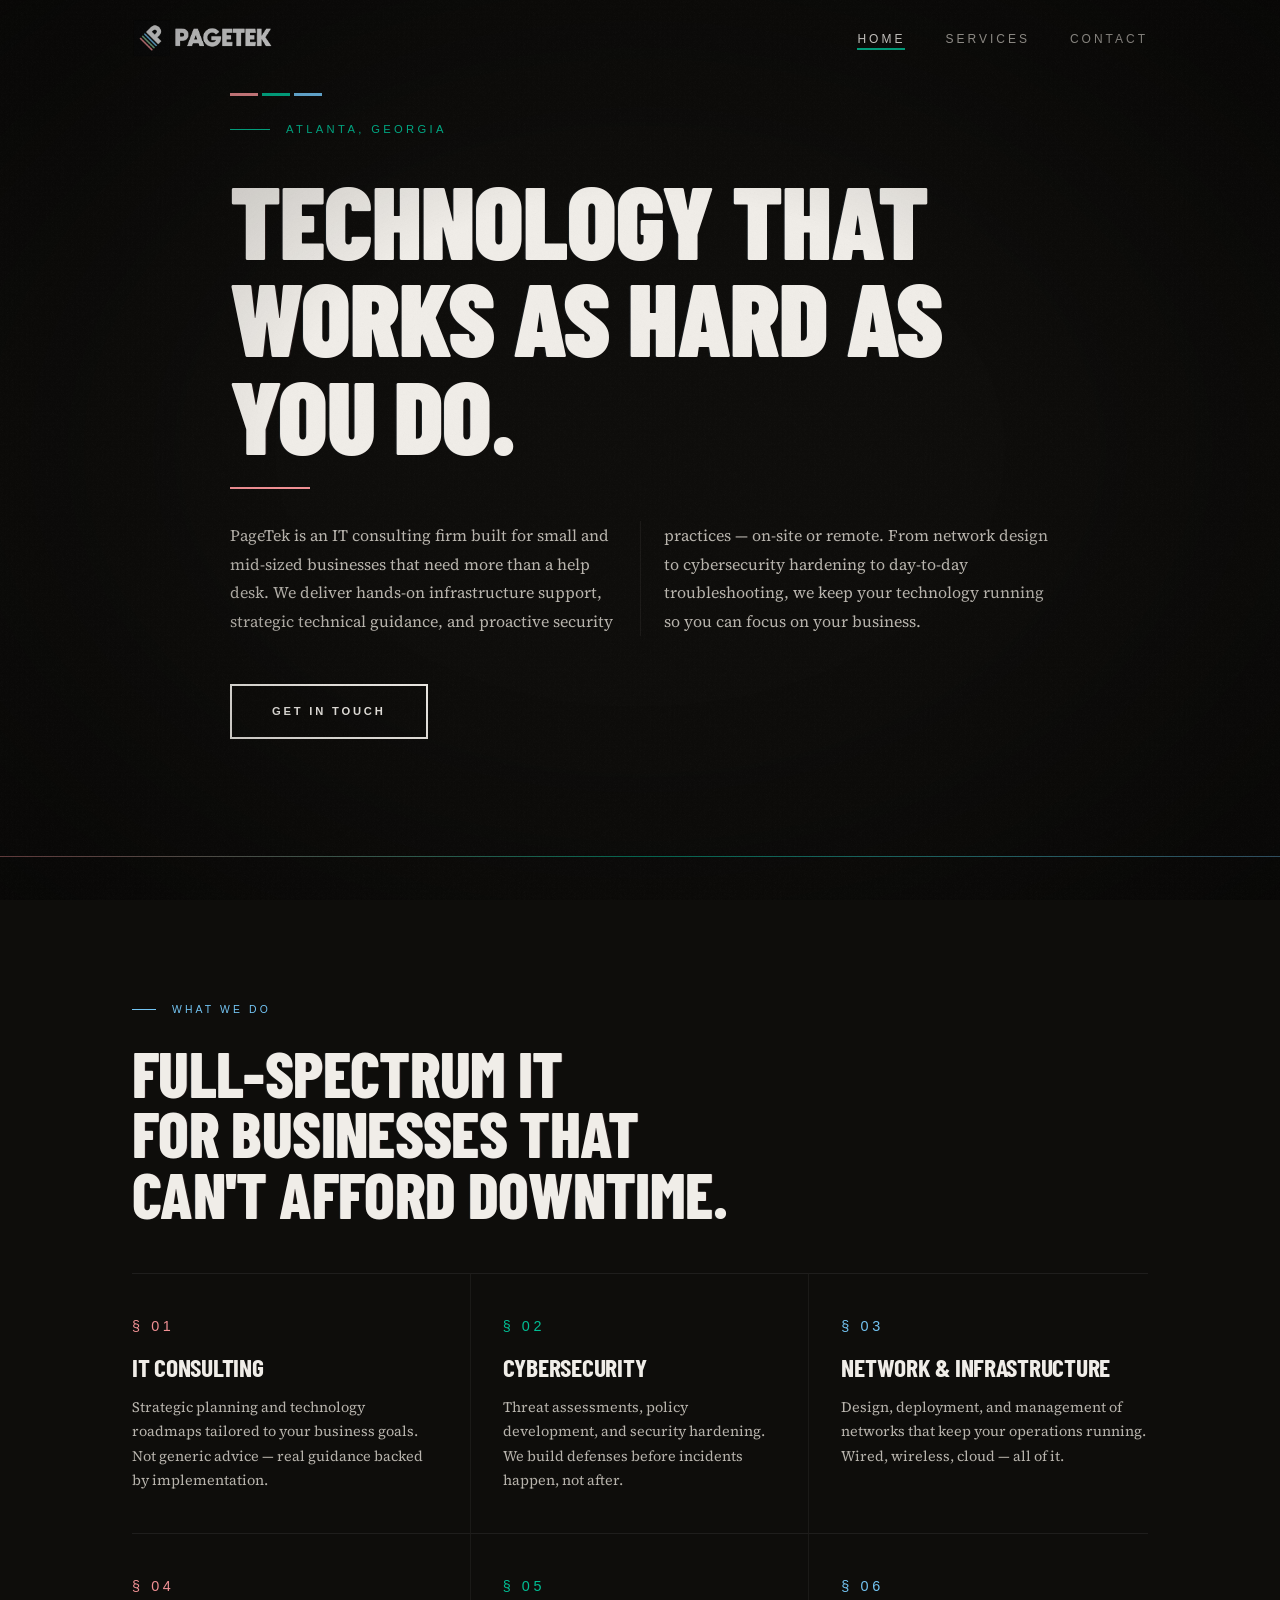
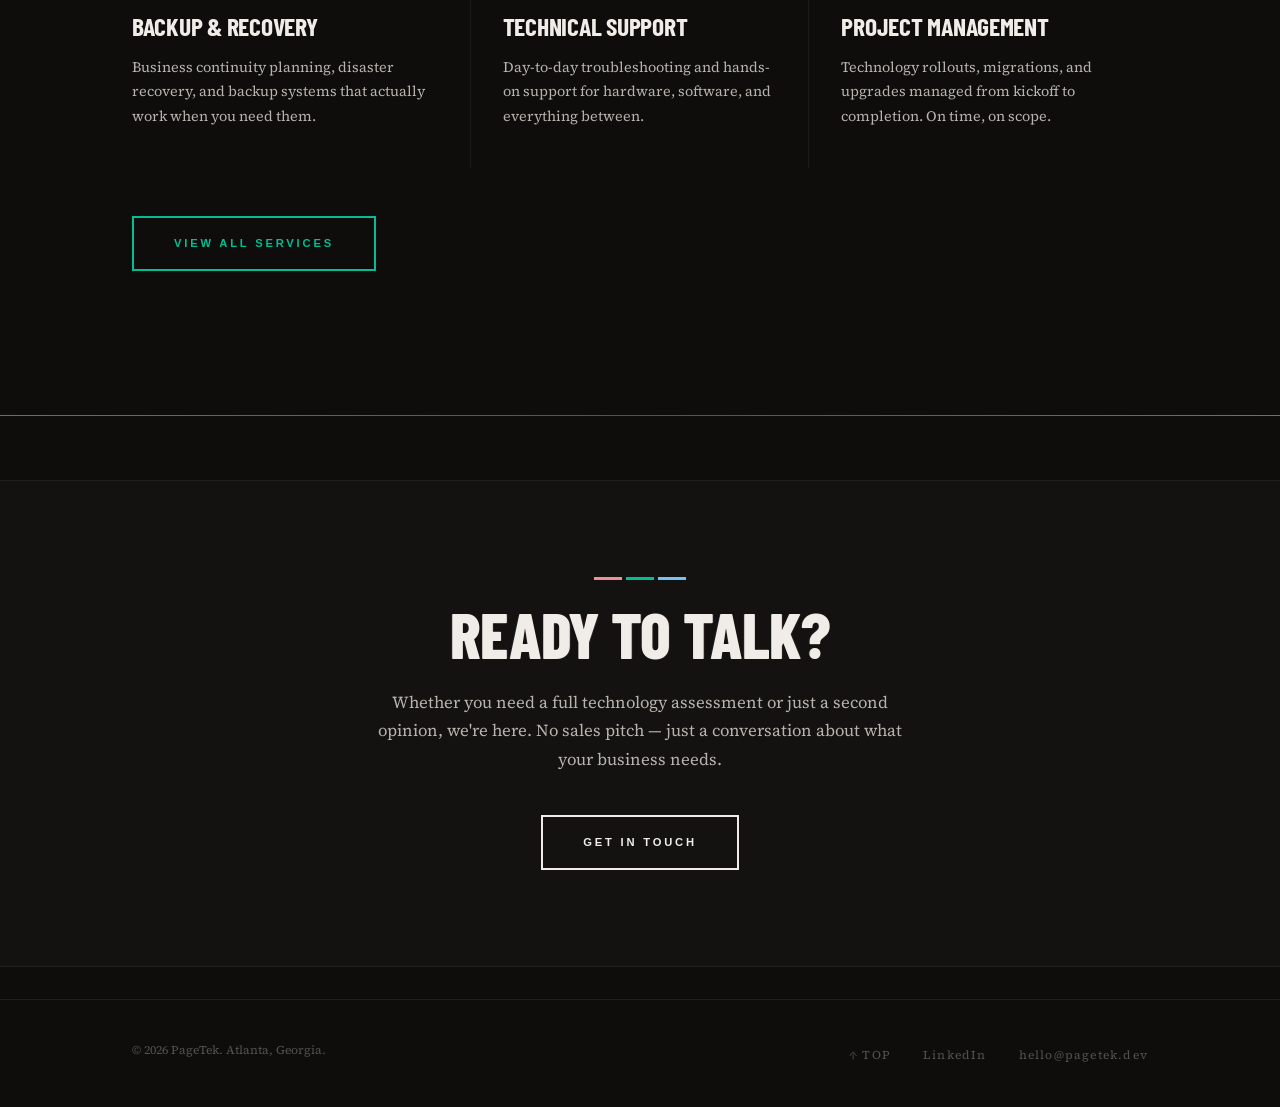
<file: index.html>
<!DOCTYPE html>
<html lang="en">
<head>
  <meta charset="UTF-8">
  <meta name="viewport" content="width=device-width, initial-scale=1.0, viewport-fit=cover">
  <meta name="theme-color" content="#0E0D0B">
  <meta name="apple-mobile-web-app-status-bar-style" content="black-translucent">
  <title>PageTek — IT Consulting, Atlanta</title>
  <meta name="description" content="Atlanta-based IT consulting firm delivering hands-on support, strategic technical guidance, and proactive security for small and mid-sized businesses.">
  <meta property="og:title" content="PageTek — IT Consulting, Atlanta">
  <meta property="og:description" content="Hands-on IT support, strategic technical guidance, and proactive security for small and mid-sized businesses.">
  <meta property="og:image" content="https://pagetek.dev/og-image.png">
  <meta property="og:url" content="https://pagetek.dev">
  <meta property="og:type" content="website">
  <link rel="icon" type="image/png" href="logo-mark.png">
  <link rel="stylesheet" href="styles.css">
</head>
<body>

  <!-- Navigation -->
  <nav class="nav" id="nav">
    <div class="container">
      <a href="index.html" class="nav-logo">
        <img src="PageTekLogo_blacksq_whitetext.png" alt="PageTek">
      </a>
      <button class="nav-toggle" id="navToggle" aria-label="Toggle navigation">
        <span></span>
        <span></span>
        <span></span>
      </button>
      <ul class="nav-links" id="navLinks">
        <li><a href="index.html" class="active">Home</a></li>
        <li><a href="services.html">Services</a></li>
        <li><a href="contact.html">Contact</a></li>
      </ul>
    </div>
  </nav>

  <!-- Hero -->
  <section class="hero">
    <div class="container">
      <div class="hero-content">
        <div class="stripe-motif" aria-hidden="true">
          <span></span><span></span><span></span>
        </div>
        <p class="hero-tagline reveal">Atlanta, Georgia</p>
        <h1 class="ink-stamp">Technology that works as hard as you&nbsp;do.</h1>
        <div class="hero-body reveal">
          <p>PageTek is an IT consulting firm built for small and mid-sized businesses that need more than a help desk. We deliver hands-on infrastructure support, strategic technical guidance, and proactive security practices — on-site or remote. From network design to cybersecurity hardening to day-to-day troubleshooting, we keep your technology running so you can focus on your business.</p>
        </div>
        <a href="contact.html" class="btn btn-reveal">Get in touch</a>
      </div>
    </div>
  </section>

  <hr class="rule">

  <!-- Services Preview -->
  <section>
    <div class="container">
      <p class="section-label reveal">What we do</p>
      <h2 class="ink-stamp">Full-spectrum IT<br>for businesses that<br>can't afford downtime.</h2>

      <div class="services-grid reveal-stagger">
        <div class="service-card">
          <p class="service-card-number">§ 01</p>
          <h3>IT Consulting</h3>
          <p>Strategic planning and technology roadmaps tailored to your business goals. Not generic advice — real guidance backed by implementation.</p>
        </div>
        <div class="service-card">
          <p class="service-card-number">§ 02</p>
          <h3>Cybersecurity</h3>
          <p>Threat assessments, policy development, and security hardening. We build defenses before incidents happen, not after.</p>
        </div>
        <div class="service-card">
          <p class="service-card-number">§ 03</p>
          <h3>Network &amp; Infrastructure</h3>
          <p>Design, deployment, and management of networks that keep your operations running. Wired, wireless, cloud — all of it.</p>
        </div>
        <div class="service-card">
          <p class="service-card-number">§ 04</p>
          <h3>Backup &amp; Recovery</h3>
          <p>Business continuity planning, disaster recovery, and backup systems that actually work when you need them.</p>
        </div>
        <div class="service-card">
          <p class="service-card-number">§ 05</p>
          <h3>Technical Support</h3>
          <p>Day-to-day troubleshooting and hands-on support for hardware, software, and everything between.</p>
        </div>
        <div class="service-card">
          <p class="service-card-number">§ 06</p>
          <h3>Project Management</h3>
          <p>Technology rollouts, migrations, and upgrades managed from kickoff to completion. On time, on scope.</p>
        </div>
      </div>

      <div style="margin-top: 3rem;">
        <a href="services.html" class="btn btn-accent btn-reveal">View all services</a>
      </div>
    </div>
  </section>

  <hr class="rule">

  <!-- CTA -->
  <section class="cta-banner">
    <div class="container">
      <div class="stripe-motif" aria-hidden="true">
        <span></span><span></span><span></span>
      </div>
      <h2 class="ink-stamp">Ready to talk?</h2>
      <p class="reveal">Whether you need a full technology assessment or just a second opinion, we're here. No sales pitch — just a conversation about what your business needs.</p>
      <a href="contact.html" class="btn btn-reveal">Get in touch</a>
    </div>
  </section>

  <!-- Footer -->
  <footer class="footer">
    <div class="container">
      <p>&copy; 2026 PageTek. Atlanta, Georgia.</p>
      <ul class="footer-links">
        <li><a href="#" class="back-to-top" aria-label="Back to top">&uarr; Top</a></li>
        <li><a href="https://www.linkedin.com/company/pagetek-llc" target="_blank" rel="noopener">LinkedIn</a></li>
        <li><a href="mailto:hello@pagetek.dev">hello@pagetek.dev</a></li>
      </ul>
    </div>
  </footer>

  <script src="animations.js"></script>

</body>
</html>
</file>
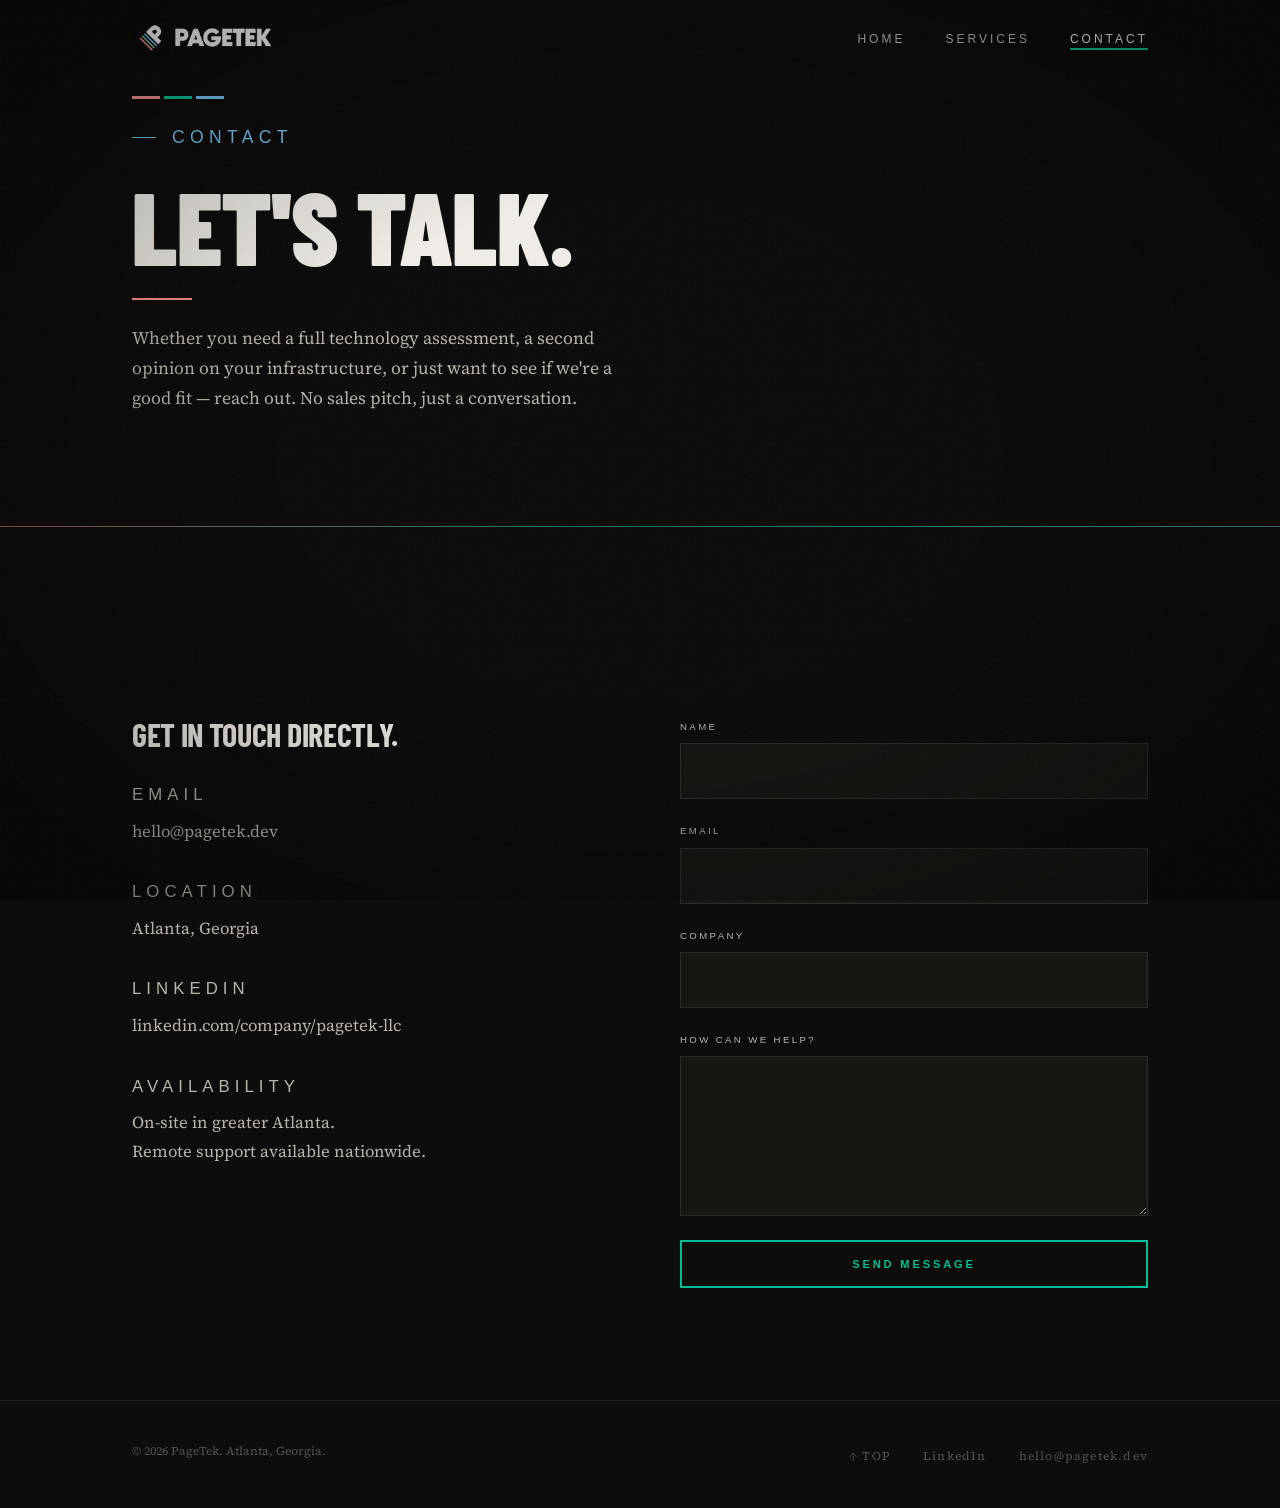
<file: contact.html>
<!DOCTYPE html>
<html lang="en">
<head>
  <meta charset="UTF-8">
  <meta name="viewport" content="width=device-width, initial-scale=1.0, viewport-fit=cover">
  <meta name="theme-color" content="#0E0D0B">
  <meta name="apple-mobile-web-app-status-bar-style" content="black-translucent">
  <title>Contact — PageTek</title>
  <meta name="description" content="Get in touch with PageTek for IT consulting, cybersecurity, and technical support in the Atlanta area.">
  <meta property="og:title" content="Contact — PageTek">
  <meta property="og:description" content="Get in touch with PageTek for IT consulting, cybersecurity, and technical support in Atlanta.">
  <meta property="og:image" content="https://pagetek.dev/og-image.png">
  <meta property="og:url" content="https://pagetek.dev/contact.html">
  <meta property="og:type" content="website">
  <link rel="icon" type="image/png" href="logo-mark.png">
  <link rel="stylesheet" href="styles.css">
</head>
<body>

  <!-- Navigation -->
  <nav class="nav" id="nav">
    <div class="container">
      <a href="index.html" class="nav-logo">
        <img src="PageTekLogo_blacksq_whitetext.png" alt="PageTek">
      </a>
      <button class="nav-toggle" id="navToggle" aria-label="Toggle navigation">
        <span></span>
        <span></span>
        <span></span>
      </button>
      <ul class="nav-links" id="navLinks">
        <li><a href="index.html">Home</a></li>
        <li><a href="services.html">Services</a></li>
        <li><a href="contact.html" class="active">Contact</a></li>
      </ul>
    </div>
  </nav>

  <!-- Page Header -->
  <header class="page-header">
    <div class="container">
      <div class="stripe-motif" aria-hidden="true">
        <span></span><span></span><span></span>
      </div>
      <p class="section-label reveal">Contact</p>
      <h1 class="ink-stamp">Let's talk.</h1>
      <p class="reveal">Whether you need a full technology assessment, a second opinion on your infrastructure, or just want to see if we're a good fit — reach out. No sales pitch, just a conversation.</p>
    </div>
  </header>

  <hr class="rule">

  <!-- Contact Content -->
  <section>
    <div class="container">
      <div class="contact-grid">

        <div class="contact-info reveal">
          <h3>Get in touch directly.</h3>

          <div class="contact-detail">
            <p class="contact-detail-label">Email</p>
            <a href="mailto:hello@pagetek.dev">hello@pagetek.dev</a>
          </div>

          <div class="contact-detail">
            <p class="contact-detail-label">Location</p>
            <p>Atlanta, Georgia</p>
          </div>

          <div class="contact-detail">
            <p class="contact-detail-label">LinkedIn</p>
            <a href="https://www.linkedin.com/company/pagetek-llc" target="_blank" rel="noopener">linkedin.com/company/pagetek-llc</a>
          </div>

          <div class="contact-detail">
            <p class="contact-detail-label">Availability</p>
            <p>On-site in greater Atlanta.<br>Remote support available nationwide.</p>
          </div>
        </div>

        <div class="reveal">
          <form class="contact-form" action="https://formspree.io/f/meervwow" method="POST">
            <div class="form-group">
              <label for="name">Name</label>
              <input type="text" id="name" name="name" required>
            </div>
            <div class="form-group">
              <label for="email">Email</label>
              <input type="email" id="email" name="email" required>
            </div>
            <div class="form-group">
              <label for="company">Company</label>
              <input type="text" id="company" name="company">
            </div>
            <div class="form-group">
              <label for="message">How can we help?</label>
              <textarea id="message" name="message" required></textarea>
            </div>
            <button type="submit" class="btn btn-accent">Send message</button>
          </form>
        </div>

      </div>
    </div>
  </section>

  <!-- Footer -->
  <footer class="footer">
    <div class="container">
      <p>&copy; 2026 PageTek. Atlanta, Georgia.</p>
      <ul class="footer-links">
        <li><a href="#" class="back-to-top" aria-label="Back to top">&uarr; Top</a></li>
        <li><a href="https://www.linkedin.com/company/pagetek-llc" target="_blank" rel="noopener">LinkedIn</a></li>
        <li><a href="mailto:hello@pagetek.dev">hello@pagetek.dev</a></li>
      </ul>
    </div>
  </footer>

  <script src="animations.js"></script>

</body>
</html>
</file>
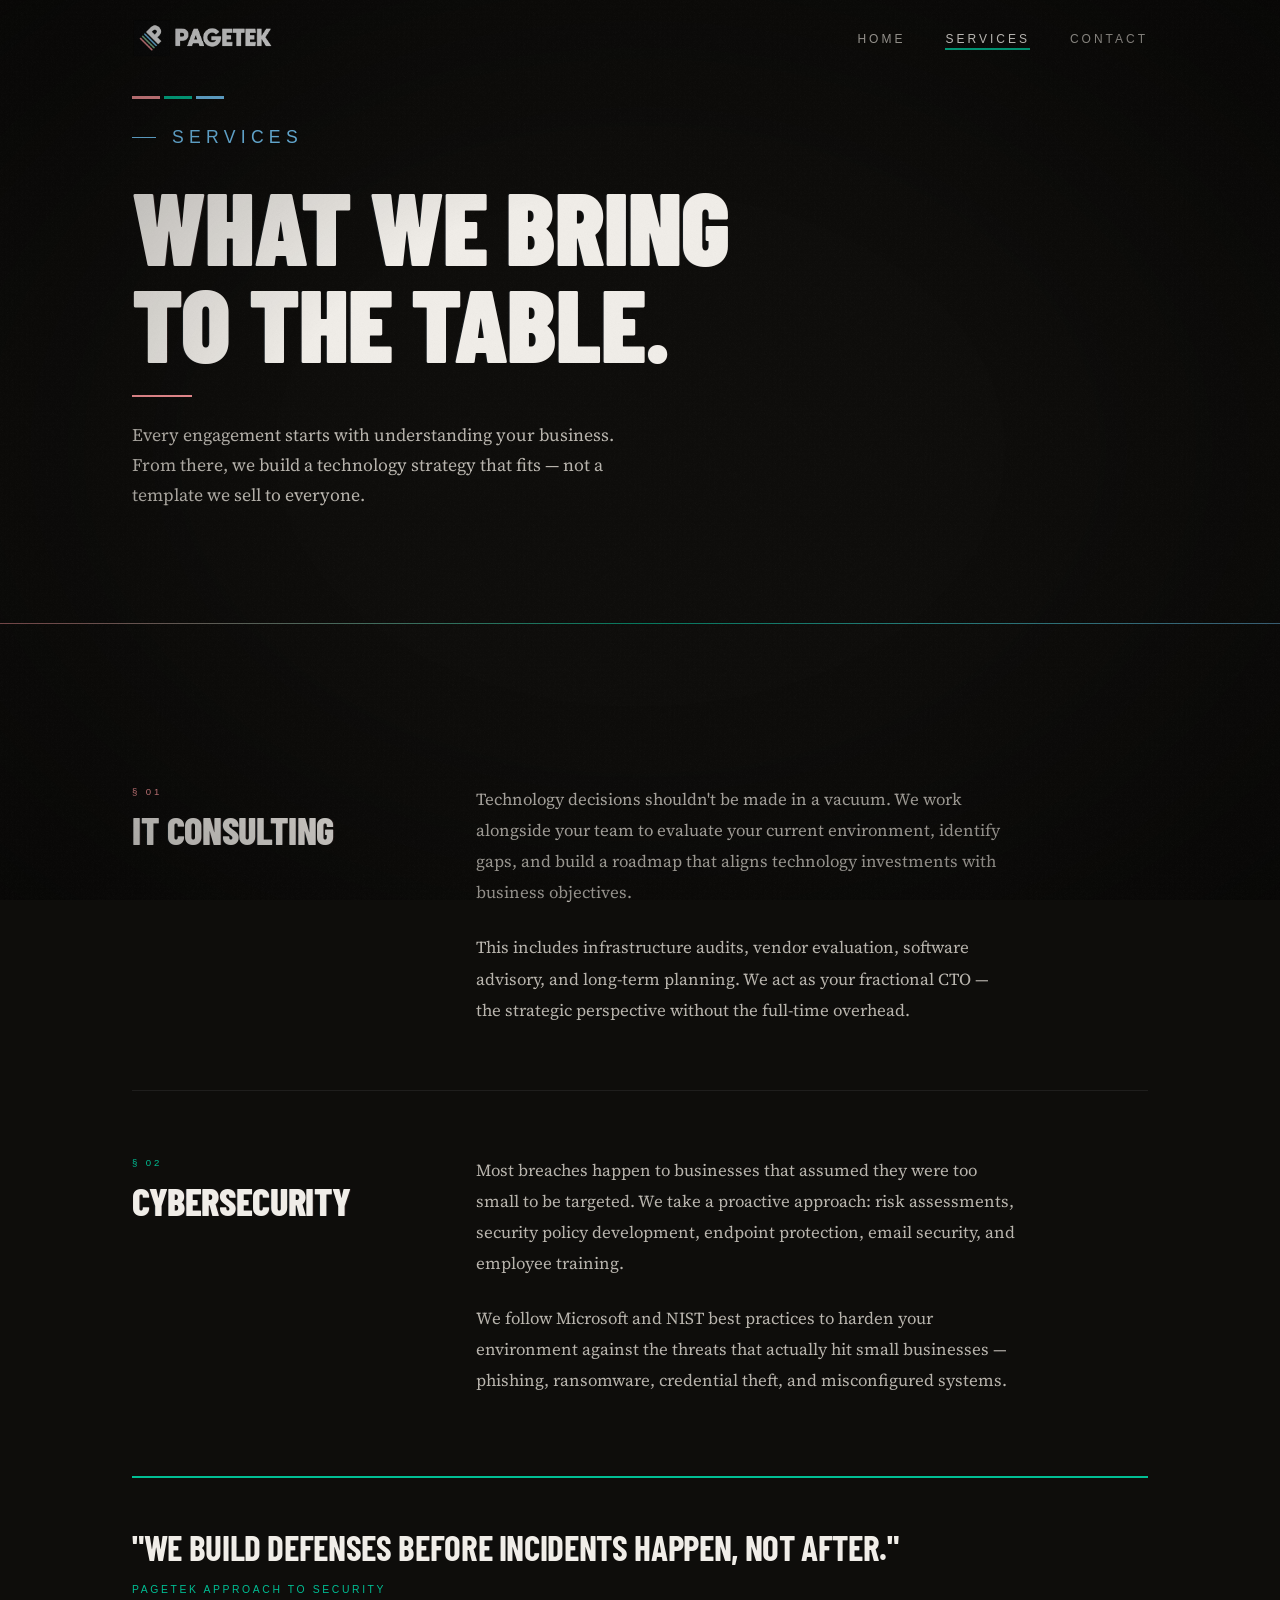
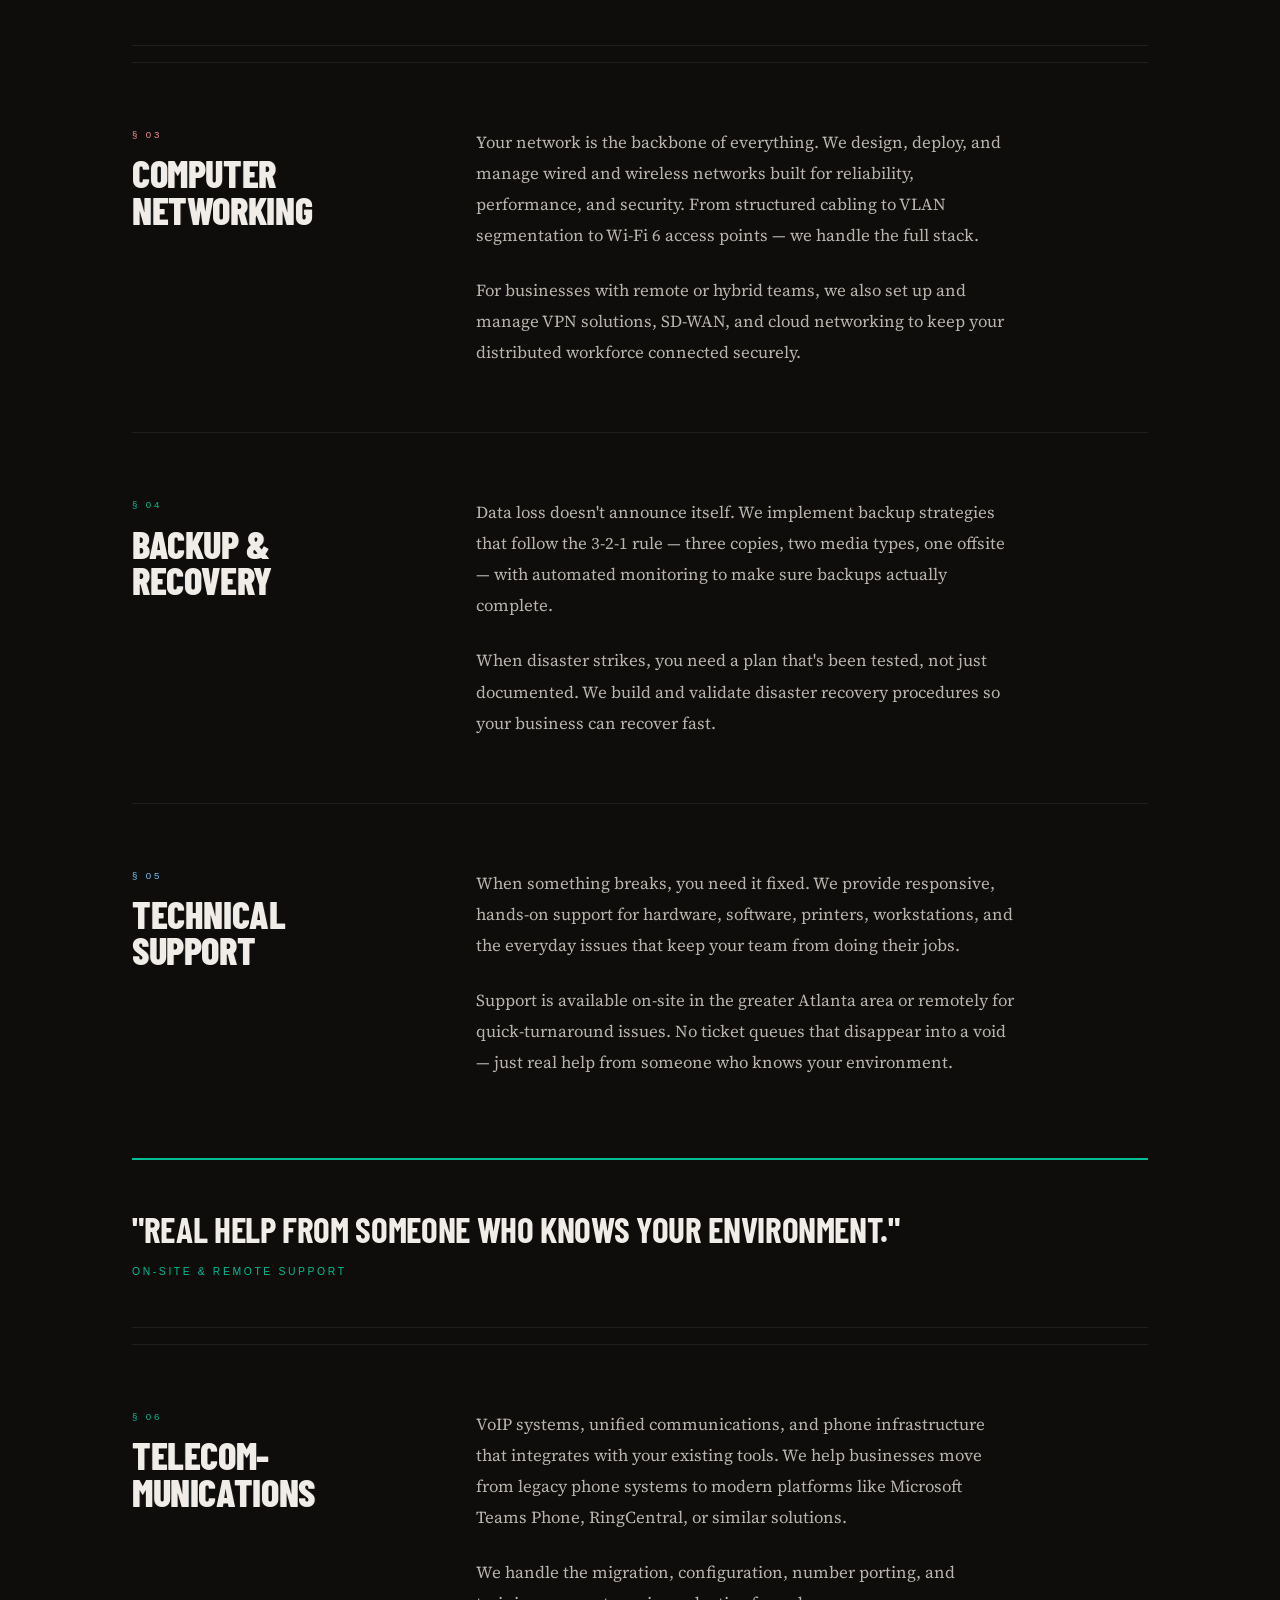
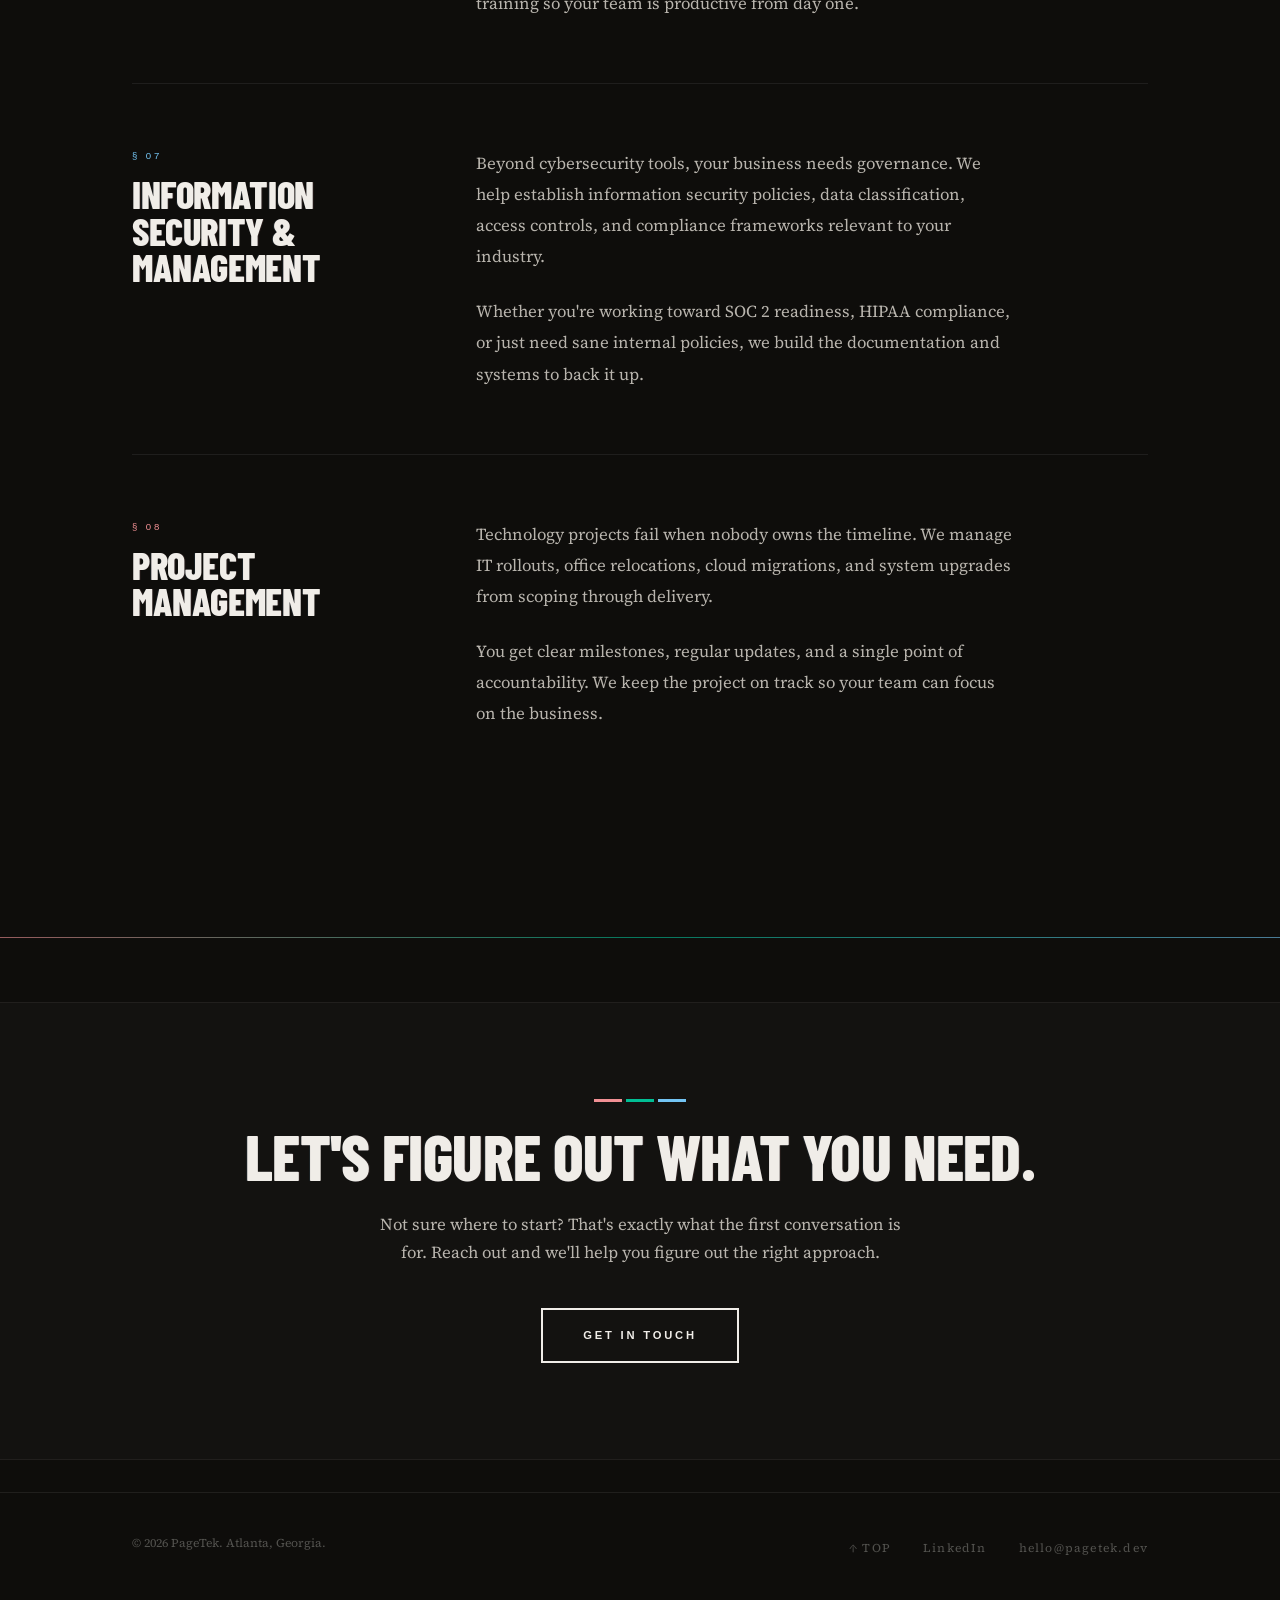
<file: services.html>
<!DOCTYPE html>
<html lang="en">
<head>
  <meta charset="UTF-8">
  <meta name="viewport" content="width=device-width, initial-scale=1.0, viewport-fit=cover">
  <meta name="theme-color" content="#0E0D0B">
  <meta name="apple-mobile-web-app-status-bar-style" content="black-translucent">
  <title>Services — PageTek</title>
  <meta name="description" content="IT consulting, cybersecurity, networking, backup & recovery, technical support, and project management for Atlanta-area businesses.">
  <meta property="og:title" content="Services — PageTek">
  <meta property="og:description" content="IT consulting, cybersecurity, networking, backup & recovery, technical support, and project management.">
  <meta property="og:image" content="https://pagetek.dev/og-image.png">
  <meta property="og:url" content="https://pagetek.dev/services.html">
  <meta property="og:type" content="website">
  <link rel="icon" type="image/png" href="logo-mark.png">
  <link rel="stylesheet" href="styles.css">
</head>
<body>

  <!-- Navigation -->
  <nav class="nav" id="nav">
    <div class="container">
      <a href="index.html" class="nav-logo">
        <img src="PageTekLogo_blacksq_whitetext.png" alt="PageTek">
      </a>
      <button class="nav-toggle" id="navToggle" aria-label="Toggle navigation">
        <span></span>
        <span></span>
        <span></span>
      </button>
      <ul class="nav-links" id="navLinks">
        <li><a href="index.html">Home</a></li>
        <li><a href="services.html" class="active">Services</a></li>
        <li><a href="contact.html">Contact</a></li>
      </ul>
    </div>
  </nav>

  <!-- Page Header -->
  <header class="page-header">
    <div class="container">
      <div class="stripe-motif" aria-hidden="true">
        <span></span><span></span><span></span>
      </div>
      <p class="section-label reveal">Services</p>
      <h1 class="ink-stamp">What we bring<br>to the&nbsp;table.</h1>
      <p class="reveal">Every engagement starts with understanding your business. From there, we build a technology strategy that fits — not a template we sell to everyone.</p>
    </div>
  </header>

  <hr class="rule">

  <!-- Service Blocks -->
  <section style="padding-top: 2rem;">
    <div class="container">

      <div class="service-block reveal">
        <div>
          <p class="service-block-label">§ 01</p>
          <h2>IT Consulting</h2>
        </div>
        <div class="service-block-body">
          <p>Technology decisions shouldn't be made in a vacuum. We work alongside your team to evaluate your current environment, identify gaps, and build a roadmap that aligns technology investments with business objectives.</p>
          <p>This includes infrastructure audits, vendor evaluation, software advisory, and long-term planning. We act as your fractional CTO — the strategic perspective without the full-time overhead.</p>
        </div>
      </div>

      <div class="service-block reveal">
        <div>
          <p class="service-block-label">§ 02</p>
          <h2>Cybersecurity</h2>
        </div>
        <div class="service-block-body">
          <p>Most breaches happen to businesses that assumed they were too small to be targeted. We take a proactive approach: risk assessments, security policy development, endpoint protection, email security, and employee training.</p>
          <p>We follow Microsoft and NIST best practices to harden your environment against the threats that actually hit small businesses — phishing, ransomware, credential theft, and misconfigured systems.</p>
        </div>
      </div>

      <!-- Pull Quote -->
      <div class="pull-quote ink-stamp">
        <p>"We build defenses before incidents happen, not after."</p>
        <p class="pull-quote-attr">PageTek approach to security</p>
      </div>

      <div class="service-block reveal">
        <div>
          <p class="service-block-label">§ 03</p>
          <h2>Computer Networking</h2>
        </div>
        <div class="service-block-body">
          <p>Your network is the backbone of everything. We design, deploy, and manage wired and wireless networks built for reliability, performance, and security. From structured cabling to VLAN segmentation to Wi-Fi 6 access points — we handle the full stack.</p>
          <p>For businesses with remote or hybrid teams, we also set up and manage VPN solutions, SD-WAN, and cloud networking to keep your distributed workforce connected securely.</p>
        </div>
      </div>

      <div class="service-block reveal">
        <div>
          <p class="service-block-label">§ 04</p>
          <h2>Backup &amp; Recovery</h2>
        </div>
        <div class="service-block-body">
          <p>Data loss doesn't announce itself. We implement backup strategies that follow the 3-2-1 rule — three copies, two media types, one offsite — with automated monitoring to make sure backups actually complete.</p>
          <p>When disaster strikes, you need a plan that's been tested, not just documented. We build and validate disaster recovery procedures so your business can recover fast.</p>
        </div>
      </div>

      <div class="service-block reveal">
        <div>
          <p class="service-block-label">§ 05</p>
          <h2>Technical Support</h2>
        </div>
        <div class="service-block-body">
          <p>When something breaks, you need it fixed. We provide responsive, hands-on support for hardware, software, printers, workstations, and the everyday issues that keep your team from doing their jobs.</p>
          <p>Support is available on-site in the greater Atlanta area or remotely for quick-turnaround issues. No ticket queues that disappear into a void — just real help from someone who knows your environment.</p>
        </div>
      </div>

      <!-- Pull Quote -->
      <div class="pull-quote ink-stamp">
        <p>"Real help from someone who knows your environment."</p>
        <p class="pull-quote-attr">On-site &amp; remote support</p>
      </div>

      <div class="service-block reveal">
        <div>
          <p class="service-block-label">§ 06</p>
          <h2>Telecom&shy;munications</h2>
        </div>
        <div class="service-block-body">
          <p>VoIP systems, unified communications, and phone infrastructure that integrates with your existing tools. We help businesses move from legacy phone systems to modern platforms like Microsoft Teams Phone, RingCentral, or similar solutions.</p>
          <p>We handle the migration, configuration, number porting, and training so your team is productive from day one.</p>
        </div>
      </div>

      <div class="service-block reveal">
        <div>
          <p class="service-block-label">§ 07</p>
          <h2>Information Security &amp; Management</h2>
        </div>
        <div class="service-block-body">
          <p>Beyond cybersecurity tools, your business needs governance. We help establish information security policies, data classification, access controls, and compliance frameworks relevant to your industry.</p>
          <p>Whether you're working toward SOC 2 readiness, HIPAA compliance, or just need sane internal policies, we build the documentation and systems to back it up.</p>
        </div>
      </div>

      <div class="service-block reveal">
        <div>
          <p class="service-block-label">§ 08</p>
          <h2>Project Management</h2>
        </div>
        <div class="service-block-body">
          <p>Technology projects fail when nobody owns the timeline. We manage IT rollouts, office relocations, cloud migrations, and system upgrades from scoping through delivery.</p>
          <p>You get clear milestones, regular updates, and a single point of accountability. We keep the project on track so your team can focus on the business.</p>
        </div>
      </div>

    </div>
  </section>

  <hr class="rule">

  <!-- CTA -->
  <section class="cta-banner">
    <div class="container">
      <div class="stripe-motif" aria-hidden="true">
        <span></span><span></span><span></span>
      </div>
      <h2 class="ink-stamp">Let's figure out what you need.</h2>
      <p class="reveal">Not sure where to start? That's exactly what the first conversation is for. Reach out and we'll help you figure out the right approach.</p>
      <a href="contact.html" class="btn btn-reveal">Get in touch</a>
    </div>
  </section>

  <!-- Footer -->
  <footer class="footer">
    <div class="container">
      <p>&copy; 2026 PageTek. Atlanta, Georgia.</p>
      <ul class="footer-links">
        <li><a href="#" class="back-to-top" aria-label="Back to top">&uarr; Top</a></li>
        <li><a href="https://www.linkedin.com/company/pagetek-llc" target="_blank" rel="noopener">LinkedIn</a></li>
        <li><a href="mailto:hello@pagetek.dev">hello@pagetek.dev</a></li>
      </ul>
    </div>
  </footer>

  <script src="animations.js"></script>

</body>
</html>
</file>
<file: styles.css>
/* ============================================
   PageTek LLC — Brand Stylesheet
   Aesthetic: 80s print / vintage Porsche ad
   Dark-mode first, paper-textured
   ============================================ */

/* --- Web Fonts --- */
@import url('https://fonts.googleapis.com/css2?family=Barlow+Condensed:wght@600;700;800;900&family=Source+Serif+4:ital,opsz,wght@0,8..60,400;0,8..60,500;0,8..60,600;1,8..60,400;1,8..60,500&display=swap');

/* --- Custom Properties --- */
:root {
  /* Slightly warm dark — like dark paper, not a screen */
  --black: #0E0D0B;
  --white: #F0EDE8;
  --white-dim: #B8B4AD;
  --accent-red: #F19094;
  --accent-green: #01BE94;
  --accent-blue: #73C4F3;

  --font-display: 'Barlow Condensed', 'Arial Narrow', Helvetica, Arial, sans-serif;
  --font-body: 'Source Serif 4', 'Georgia', 'Times New Roman', serif;
  --font-ui: 'Helvetica Neue', Helvetica, Arial, sans-serif;

  --max-width: 1080px;
  --gutter: 2rem;
}

/* --- Reset & Base --- */
*, *::before, *::after {
  margin: 0;
  padding: 0;
  box-sizing: border-box;
}

html {
  font-size: 16px;
  scroll-behavior: smooth;
  -webkit-font-smoothing: antialiased;
  -moz-osx-font-smoothing: grayscale;
}

body {
  background-color: var(--black);
  color: var(--white);
  font-family: var(--font-body);
  font-weight: 400;
  line-height: 1.7;
  position: relative;
  overflow-x: hidden;
}

/* Fine film grain — subtle matte paper feel */
body::before {
  content: '';
  position: fixed;
  top: 0;
  left: 0;
  width: 100%;
  height: 100%;
  pointer-events: none;
  z-index: 9999;
  opacity: 0.035;
  background-image: url("data:image/svg+xml,%3Csvg viewBox='0 0 256 256' xmlns='http://www.w3.org/2000/svg'%3E%3Cfilter id='grain'%3E%3CfeTurbulence type='turbulence' baseFrequency='0.8' numOctaves='4' seed='1' stitchTiles='stitch' result='noise'/%3E%3CfeColorMatrix type='saturate' values='0' in='noise'/%3E%3C/filter%3E%3Crect width='100%25' height='100%25' filter='url(%23grain)'/%3E%3C/svg%3E");
  background-repeat: repeat;
  background-size: 256px 256px;
}

/* Vignette — darker, like an aged print */
body::after {
  content: '';
  position: fixed;
  top: 0;
  left: 0;
  width: 100%;
  height: 100%;
  pointer-events: none;
  z-index: 9998;
  background: radial-gradient(
    ellipse at center,
    transparent 40%,
    rgba(0, 0, 0, 0.4) 100%
  );
}

/* --- Typography --- */
h1, h2, h3, h4 {
  font-family: var(--font-display);
  font-weight: 800;
  line-height: 0.95;
  letter-spacing: -0.01em;
  text-transform: uppercase;
}

/* Color bleed / ink spread on headlines — subtle chromatic shift */
h1, h2 {
  text-shadow:
    0.5px 0px 0px rgba(241, 144, 148, 0.12),
    -0.5px 0px 0px rgba(115, 196, 243, 0.1);
}

h1 {
  font-size: clamp(3.5rem, 8vw, 6.5rem);
  font-weight: 900;
}

h2 {
  font-size: clamp(2.2rem, 5vw, 4rem);
}

h3 {
  font-size: clamp(1.5rem, 2.5vw, 2rem);
  font-weight: 700;
  text-shadow: none;
}

p {
  font-size: 1.05rem;
  color: var(--white-dim);
  max-width: 60ch;
}

a {
  color: var(--white);
  text-decoration: none;
}

/* --- Stripe Motif (3-line accent matching logo) --- */
.stripe-motif {
  display: flex;
  gap: 4px;
  margin-bottom: 1.5rem;
}

.stripe-motif span {
  display: block;
  width: 28px;
  height: 3px;
}

.stripe-motif span:nth-child(1) { background: var(--accent-red); }
.stripe-motif span:nth-child(2) { background: var(--accent-green); }
.stripe-motif span:nth-child(3) { background: var(--accent-blue); }

/* --- Layout --- */
.container {
  max-width: var(--max-width);
  margin: 0 auto;
  padding: 0 var(--gutter);
}

/* --- Navigation --- */
.nav {
  position: fixed;
  top: 0;
  left: 0;
  width: 100%;
  z-index: 1000;
  padding: 1rem 0;
  padding-top: max(1rem, env(safe-area-inset-top));
  transition: background-color 0.3s ease, backdrop-filter 0.3s ease;
}

.nav.scrolled {
  background-color: rgba(14, 13, 11, 0.92);
  backdrop-filter: blur(12px);
  -webkit-backdrop-filter: blur(12px);
}

.nav .container {
  display: flex;
  justify-content: space-between;
  align-items: center;
}

.nav-logo {
  display: flex;
  align-items: center;
}

.nav-logo img {
  height: 44px;
  width: auto;
}

.nav-links {
  display: flex;
  gap: 2.5rem;
  list-style: none;
  align-items: center;
}

.nav-links a {
  font-family: var(--font-ui);
  font-size: 0.75rem;
  font-weight: 500;
  letter-spacing: 0.25em;
  text-transform: uppercase;
  color: var(--white-dim);
  transition: color 0.2s ease;
  position: relative;
}

.nav-links a:hover,
.nav-links a.active {
  color: var(--white);
}

.nav-links a.active::after {
  content: '';
  position: absolute;
  bottom: -4px;
  left: 0;
  width: 100%;
  height: 2px;
  background: var(--accent-green);
}

/* Mobile nav toggle */
.nav-toggle {
  display: none;
  background: none;
  border: none;
  cursor: pointer;
  padding: 0.75rem;
  min-width: 44px;
  min-height: 44px;
  justify-content: center;
  align-items: center;
}

.nav-toggle span {
  display: block;
  width: 24px;
  height: 2px;
  background: var(--white);
  margin: 5px 0;
  transition: 0.3s;
}

/* --- Hero Section --- */
.hero {
  min-height: 88vh;
  display: flex;
  align-items: center;
  padding-top: 4.5rem;
  padding-bottom: 2rem;
  position: relative;
}

.hero-content {
  max-width: 820px;
}

.hero-tagline {
  font-family: var(--font-ui);
  font-size: 0.7rem;
  font-weight: 500;
  letter-spacing: 0.3em;
  text-transform: uppercase;
  color: var(--accent-green);
  margin-bottom: 2rem;
  display: flex;
  align-items: center;
  gap: 1rem;
}

.hero-tagline::before {
  content: '';
  display: block;
  width: 40px;
  height: 1px;
  background: var(--accent-green);
}

.hero h1 {
  margin-bottom: 2rem;
  color: var(--white);
}

/* Thin rule under hero headline */
.hero h1::after {
  content: '';
  display: block;
  width: 80px;
  height: 2px;
  background: var(--accent-red);
  margin-top: 1.5rem;
}

.hero-body {
  column-count: 2;
  column-gap: 3rem;
  column-rule: 1px solid rgba(240, 237, 232, 0.06);
  margin-bottom: 3rem;
}

.hero-body p {
  font-size: 1rem;
  line-height: 1.8;
  margin-bottom: 0;
}

.hero p.hero-single {
  font-size: 1.1rem;
  line-height: 1.8;
  margin-bottom: 3rem;
}

/* --- Buttons --- */
.btn {
  display: inline-block;
  font-family: var(--font-ui);
  font-size: 0.7rem;
  font-weight: 600;
  letter-spacing: 0.25em;
  text-transform: uppercase;
  padding: 1rem 2.5rem;
  border: 2px solid var(--white);
  color: var(--white);
  background: transparent;
  cursor: pointer;
  transition: all 0.25s ease;
  text-decoration: none;
}

.btn:hover {
  background: var(--white);
  color: var(--black);
}

.btn-accent {
  border-color: var(--accent-green);
  color: var(--accent-green);
}

.btn-accent:hover {
  background: var(--accent-green);
  color: var(--black);
}

/* --- Rule / Divider --- */
.rule {
  border: none;
  height: 1px;
  background: linear-gradient(
    to right,
    var(--accent-red),
    var(--accent-green),
    var(--accent-blue)
  );
  margin: 4rem 0;
  opacity: 0.6;
}

.rule-thin {
  border: none;
  height: 1px;
  background: rgba(240, 237, 232, 0.1);
  margin: 3rem 0;
}

/* --- Section Defaults --- */
section {
  padding: 5rem 0;
}

.section-label {
  font-family: var(--font-ui);
  font-size: 0.65rem;
  font-weight: 500;
  letter-spacing: 0.3em;
  text-transform: uppercase;
  color: var(--accent-blue);
  margin-bottom: 1.5rem;
  display: flex;
  align-items: center;
  gap: 1rem;
}

.section-label::before {
  content: '';
  display: block;
  width: 24px;
  height: 1px;
  background: var(--accent-blue);
}

/* --- Service Preview Grid (Home) --- */
.services-grid {
  display: grid;
  grid-template-columns: repeat(3, 1fr);
  gap: 0;
  margin-top: 3rem;
}

.service-card {
  padding: 2.5rem 2rem 2.5rem 0;
  border-top: 1px solid rgba(240, 237, 232, 0.08);
  border-right: 1px solid rgba(240, 237, 232, 0.06);
}

.service-card:nth-child(3n) {
  border-right: none;
  padding-right: 0;
}

.service-card:nth-child(3n+2),
.service-card:nth-child(3n+3) {
  padding-left: 2rem;
}

.service-card-number {
  font-family: var(--font-ui);
  font-size: 0.65rem;
  font-weight: 500;
  letter-spacing: 0.25em;
  text-transform: uppercase;
  color: var(--accent-red);
  margin-bottom: 1rem;
}

.service-card:nth-child(3n+2) .service-card-number {
  color: var(--accent-green);
}

.service-card:nth-child(3n+3) .service-card-number {
  color: var(--accent-blue);
}

.service-card h3 {
  margin-bottom: 1rem;
  color: var(--white);
  font-size: clamp(1.3rem, 2vw, 1.6rem);
}

.service-card p {
  font-size: 0.9rem;
  line-height: 1.7;
}

/* --- Pull Quote --- */
.pull-quote {
  padding: 3rem 0;
  margin: 1rem 0;
  border-top: 2px solid var(--accent-green);
  border-bottom: 1px solid rgba(240, 237, 232, 0.08);
}

.pull-quote p {
  font-family: var(--font-display);
  font-size: clamp(1.6rem, 3vw, 2.2rem);
  font-weight: 700;
  line-height: 1.2;
  color: var(--white);
  text-transform: uppercase;
  max-width: none;
  letter-spacing: -0.01em;
}

.pull-quote .pull-quote-attr {
  font-family: var(--font-ui);
  font-size: 0.65rem;
  font-weight: 500;
  letter-spacing: 0.25em;
  text-transform: uppercase;
  color: var(--accent-green);
  margin-top: 1rem;
}

/* --- Services Page — Editorial Blocks --- */
.service-block {
  display: grid;
  grid-template-columns: 280px 1fr;
  gap: 4rem;
  padding: 4rem 0;
  border-top: 1px solid rgba(240, 237, 232, 0.08);
  align-items: start;
}

.service-block:first-of-type {
  border-top: none;
}

.service-block-label {
  font-family: var(--font-ui);
  font-size: 0.6rem;
  font-weight: 500;
  letter-spacing: 0.3em;
  text-transform: uppercase;
  color: var(--accent-red);
  margin-bottom: 0.75rem;
}

.service-block:nth-of-type(3n+2) .service-block-label {
  color: var(--accent-green);
}

.service-block:nth-of-type(3n+3) .service-block-label {
  color: var(--accent-blue);
}

.service-block h2 {
  font-size: clamp(1.8rem, 3vw, 2.6rem);
  color: var(--white);
  margin-bottom: 0;
}

.service-block-body p {
  font-size: 1.05rem;
  line-height: 1.85;
  margin-bottom: 1.5rem;
}

.service-block-body p:last-child {
  margin-bottom: 0;
}

/* --- Contact --- */
.contact-grid {
  display: grid;
  grid-template-columns: 1fr 1fr;
  gap: 5rem;
  margin-top: 3rem;
}

.contact-info h3 {
  margin-bottom: 2rem;
  color: var(--white);
}

.contact-detail {
  margin-bottom: 2rem;
}

.contact-detail-label {
  font-family: var(--font-ui);
  font-size: 0.6rem;
  font-weight: 500;
  letter-spacing: 0.3em;
  text-transform: uppercase;
  color: var(--accent-blue);
  margin-bottom: 0.5rem;
}

.contact-detail p,
.contact-detail a {
  font-size: 1.05rem;
  color: var(--white-dim);
}

.contact-detail a:hover {
  color: var(--white);
}

/* --- Form --- */
.contact-form {
  display: flex;
  flex-direction: column;
  gap: 1.5rem;
}

.form-group {
  display: flex;
  flex-direction: column;
  gap: 0.5rem;
}

.form-group label {
  font-size: 0.6rem;
  font-family: var(--font-ui);
  font-weight: 500;
  letter-spacing: 0.25em;
  text-transform: uppercase;
  color: var(--white-dim);
}

.form-group input,
.form-group textarea {
  background: rgba(240, 237, 232, 0.04);
  border: 1px solid rgba(240, 237, 232, 0.1);
  color: var(--white);
  font-family: var(--font-body);
  font-size: 1rem;
  padding: 1rem 1.25rem;
  transition: border-color 0.25s ease;
  outline: none;
  border-radius: 0;
  -webkit-appearance: none;
}

.form-group input:focus,
.form-group textarea:focus {
  border-color: var(--accent-green);
}

.form-group textarea {
  resize: vertical;
  min-height: 160px;
}

/* --- Footer --- */
.footer {
  padding: 2.5rem 0;
  border-top: 1px solid rgba(240, 237, 232, 0.08);
  margin-top: 2rem;
}

.footer .container {
  display: flex;
  justify-content: space-between;
  align-items: flex-start;
}

.footer p {
  font-size: 0.75rem;
  color: rgba(240, 237, 232, 0.3);
}

.footer-links {
  display: flex;
  gap: 2rem;
  list-style: none;
}

.footer-links a {
  font-size: 0.75rem;
  color: rgba(240, 237, 232, 0.3);
  transition: color 0.2s ease;
  letter-spacing: 0.1em;
}

.footer-links a:hover {
  color: var(--white);
}

.back-to-top {
  letter-spacing: 0.2em;
  text-transform: uppercase;
}

.footer-colophon {
  font-family: var(--font-ui);
  font-size: 0.6rem;
  letter-spacing: 0.2em;
  text-transform: uppercase;
  color: rgba(240, 237, 232, 0.15);
  margin-top: 0.5rem;
}

/* --- Page Header (used on Services, Contact) --- */
.page-header {
  padding-top: 6rem;
  padding-bottom: 3rem;
}

.page-header h1 {
  margin-bottom: 1.5rem;
}

.page-header h1::after {
  content: '';
  display: block;
  width: 60px;
  height: 2px;
  background: var(--accent-red);
  margin-top: 1.5rem;
}

.page-header p {
  font-size: 1.1rem;
  max-width: 55ch;
}

/* --- CTA Banner --- */
.cta-banner {
  text-align: center;
  padding: 6rem 0;
  background: rgba(240, 237, 232, 0.02);
  border-top: 1px solid rgba(240, 237, 232, 0.06);
  border-bottom: 1px solid rgba(240, 237, 232, 0.06);
}

.cta-banner h2 {
  margin-bottom: 1.5rem;
}

.cta-banner p {
  margin: 0 auto 2.5rem;
  text-align: center;
}

.cta-banner .stripe-motif {
  justify-content: center;
}

/* ============================================
   ANIMATIONS
   ============================================ */

/* --- Scroll reveal: fade up --- */
.reveal {
  opacity: 0;
  transform: translateY(24px);
  transition: opacity 0.7s cubic-bezier(0.25, 0.1, 0.25, 1),
              transform 0.7s cubic-bezier(0.25, 0.1, 0.25, 1);
}

.reveal.visible {
  opacity: 1;
  transform: translateY(0);
}

/* Stagger children (service cards, contact details) */
.reveal-stagger > * {
  opacity: 0;
  transform: translateY(20px);
  transition: opacity 0.5s cubic-bezier(0.25, 0.1, 0.25, 1),
              transform 0.5s cubic-bezier(0.25, 0.1, 0.25, 1);
}

.reveal-stagger.visible > * {
  opacity: 1;
  transform: translateY(0);
}

.reveal-stagger.visible > *:nth-child(1) { transition-delay: 0s; }
.reveal-stagger.visible > *:nth-child(2) { transition-delay: 0.08s; }
.reveal-stagger.visible > *:nth-child(3) { transition-delay: 0.16s; }
.reveal-stagger.visible > *:nth-child(4) { transition-delay: 0.24s; }
.reveal-stagger.visible > *:nth-child(5) { transition-delay: 0.32s; }
.reveal-stagger.visible > *:nth-child(6) { transition-delay: 0.4s; }

/* --- Ink stamp: headlines press in with slight overshoot --- */
.ink-stamp {
  opacity: 0;
  transform: scale(1.04);
  transition: opacity 0.4s ease-out,
              transform 0.5s cubic-bezier(0.34, 1.56, 0.64, 1);
}

.ink-stamp.visible {
  opacity: 1;
  transform: scale(1);
}

/* --- Stripe motif: bars slide in from left, staggered --- */
.stripe-motif span {
  transform: scaleX(0);
  transform-origin: left;
  transition: transform 0.4s cubic-bezier(0.25, 0.1, 0.25, 1);
}

.stripe-motif.visible span {
  transform: scaleX(1);
}

.stripe-motif.visible span:nth-child(1) { transition-delay: 0.1s; }
.stripe-motif.visible span:nth-child(2) { transition-delay: 0.2s; }
.stripe-motif.visible span:nth-child(3) { transition-delay: 0.3s; }

/* --- Rule line: draws itself across --- */
.rule {
  transform: scaleX(0);
  transform-origin: left;
  transition: transform 0.8s cubic-bezier(0.25, 0.1, 0.25, 1);
}

.rule.visible {
  transform: scaleX(1);
}

/* --- Headline underline rule draws in --- */
.ink-stamp.visible h1::after,
h1.ink-stamp.visible::after {
  animation: draw-rule 0.6s 0.4s cubic-bezier(0.25, 0.1, 0.25, 1) both;
}

@keyframes draw-rule {
  from {
    transform: scaleX(0);
    transform-origin: left;
  }
  to {
    transform: scaleX(1);
    transform-origin: left;
  }
}

/* --- Button fade in (slightly delayed after parent) --- */
.btn-reveal {
  opacity: 0;
  transform: translateY(12px);
  transition: opacity 0.5s 0.3s ease, transform 0.5s 0.3s ease;
}

.btn-reveal.visible {
  opacity: 1;
  transform: translateY(0);
}

/* Respect prefers-reduced-motion */
@media (prefers-reduced-motion: reduce) {
  .reveal,
  .reveal-stagger > *,
  .ink-stamp,
  .stripe-motif span,
  .rule,
  .btn-reveal {
    opacity: 1 !important;
    transform: none !important;
    transition: none !important;
    animation: none !important;
  }
}

/* --- Responsive --- */
@media (max-width: 768px) {
  :root {
    --gutter: 1.25rem;
  }

  .nav-logo img {
    height: 34px;
  }

  .nav-links {
    display: none;
    position: fixed;
    top: 0;
    left: 0;
    width: 100%;
    height: 100vh;
    background: var(--black);
    flex-direction: column;
    justify-content: center;
    align-items: center;
    gap: 2rem;
  }

  .nav-links.open {
    display: flex;
  }

  .nav-links a {
    font-size: 1.1rem;
    letter-spacing: 0.2em;
  }

  .nav-toggle {
    display: block;
    z-index: 1001;
  }

  .nav-toggle.open span:nth-child(1) {
    transform: rotate(45deg) translate(5px, 5px);
  }
  .nav-toggle.open span:nth-child(2) {
    opacity: 0;
  }
  .nav-toggle.open span:nth-child(3) {
    transform: rotate(-45deg) translate(5px, -5px);
  }

  .hero {
    min-height: auto;
    padding-top: 5rem;
    padding-bottom: 3rem;
  }

  .hero-body {
    column-count: 1;
  }

  .services-grid {
    grid-template-columns: 1fr;
    gap: 0;
  }

  .service-card {
    border-right: none;
    padding-left: 0 !important;
    padding-right: 0 !important;
  }

  .service-block {
    grid-template-columns: 1fr;
    gap: 1.5rem;
  }

  .contact-grid {
    grid-template-columns: 1fr;
    gap: 3rem;
  }

  .footer .container {
    flex-direction: column;
    gap: 1.5rem;
    text-align: center;
  }

  section {
    padding: 4rem 0;
  }

  .page-header {
    padding-top: 6rem;
  }

  .pull-quote p {
    font-size: 1.4rem;
  }
}
</file>
